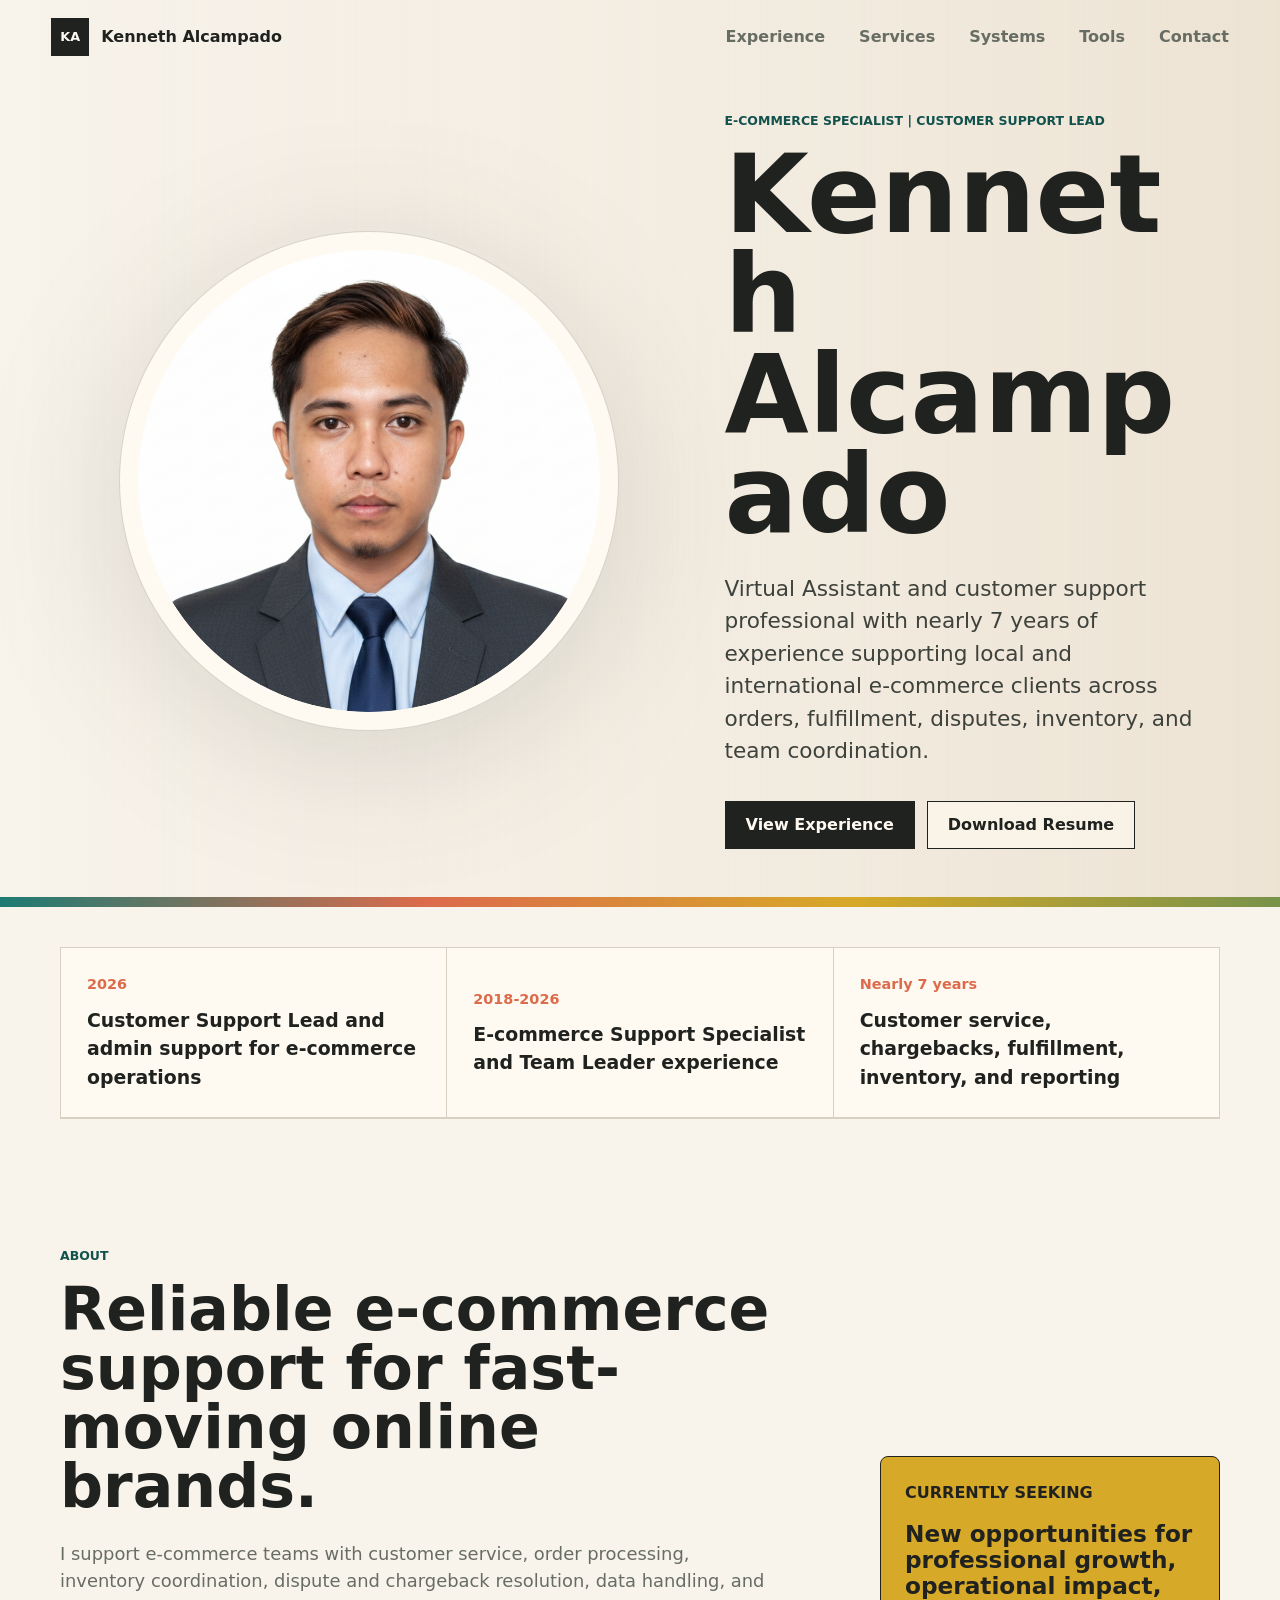
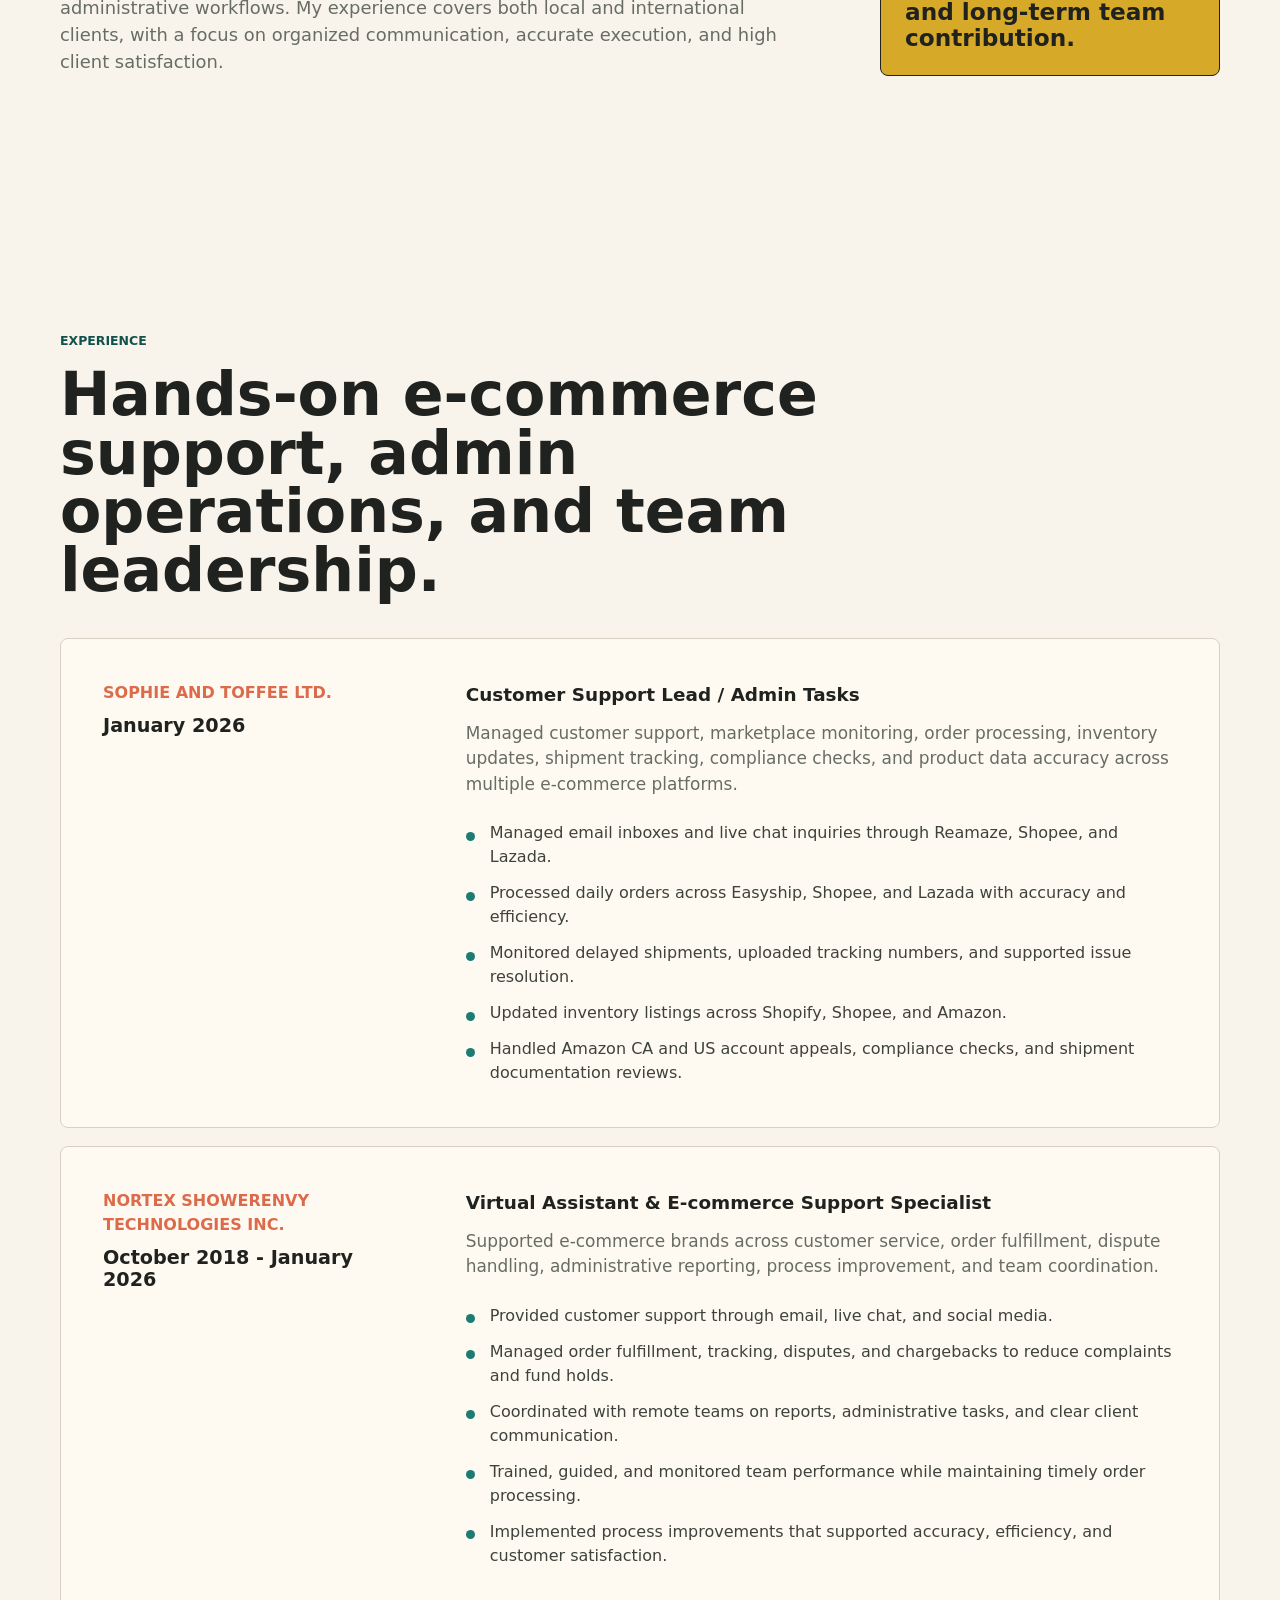
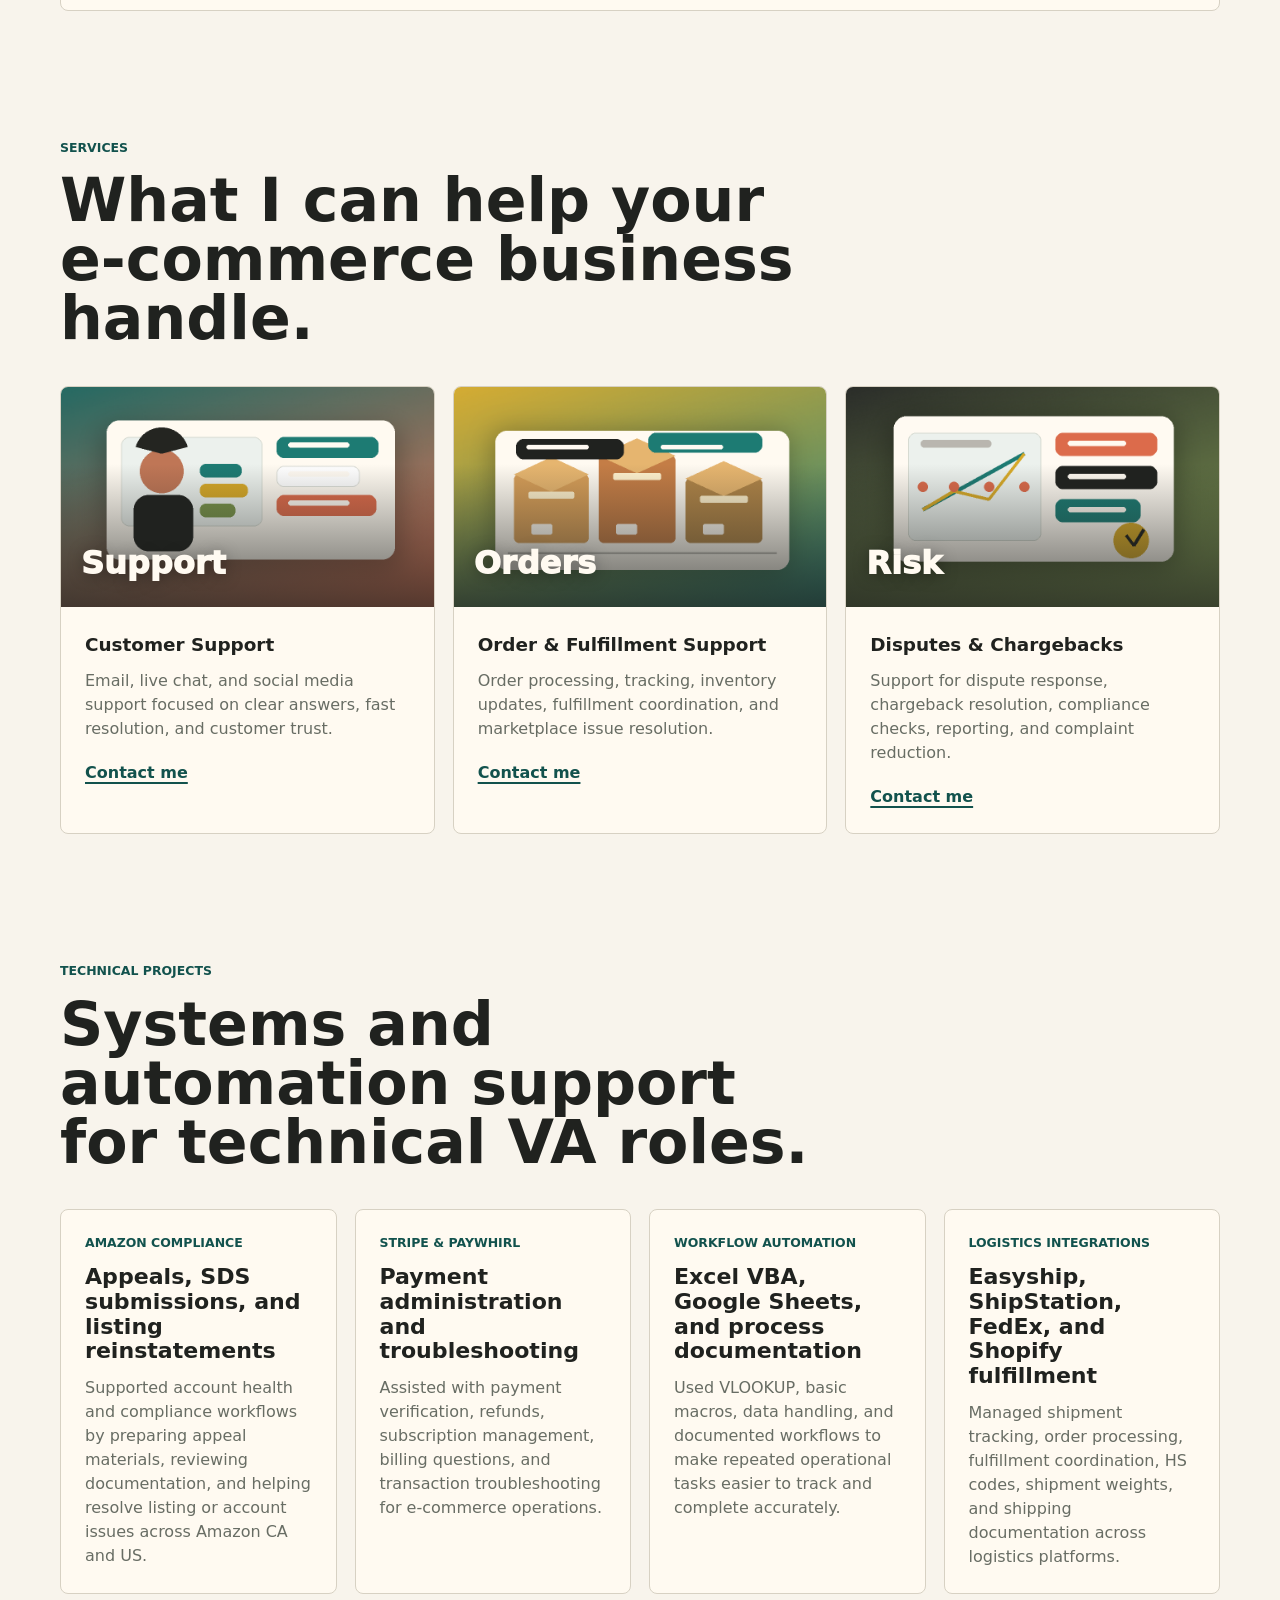
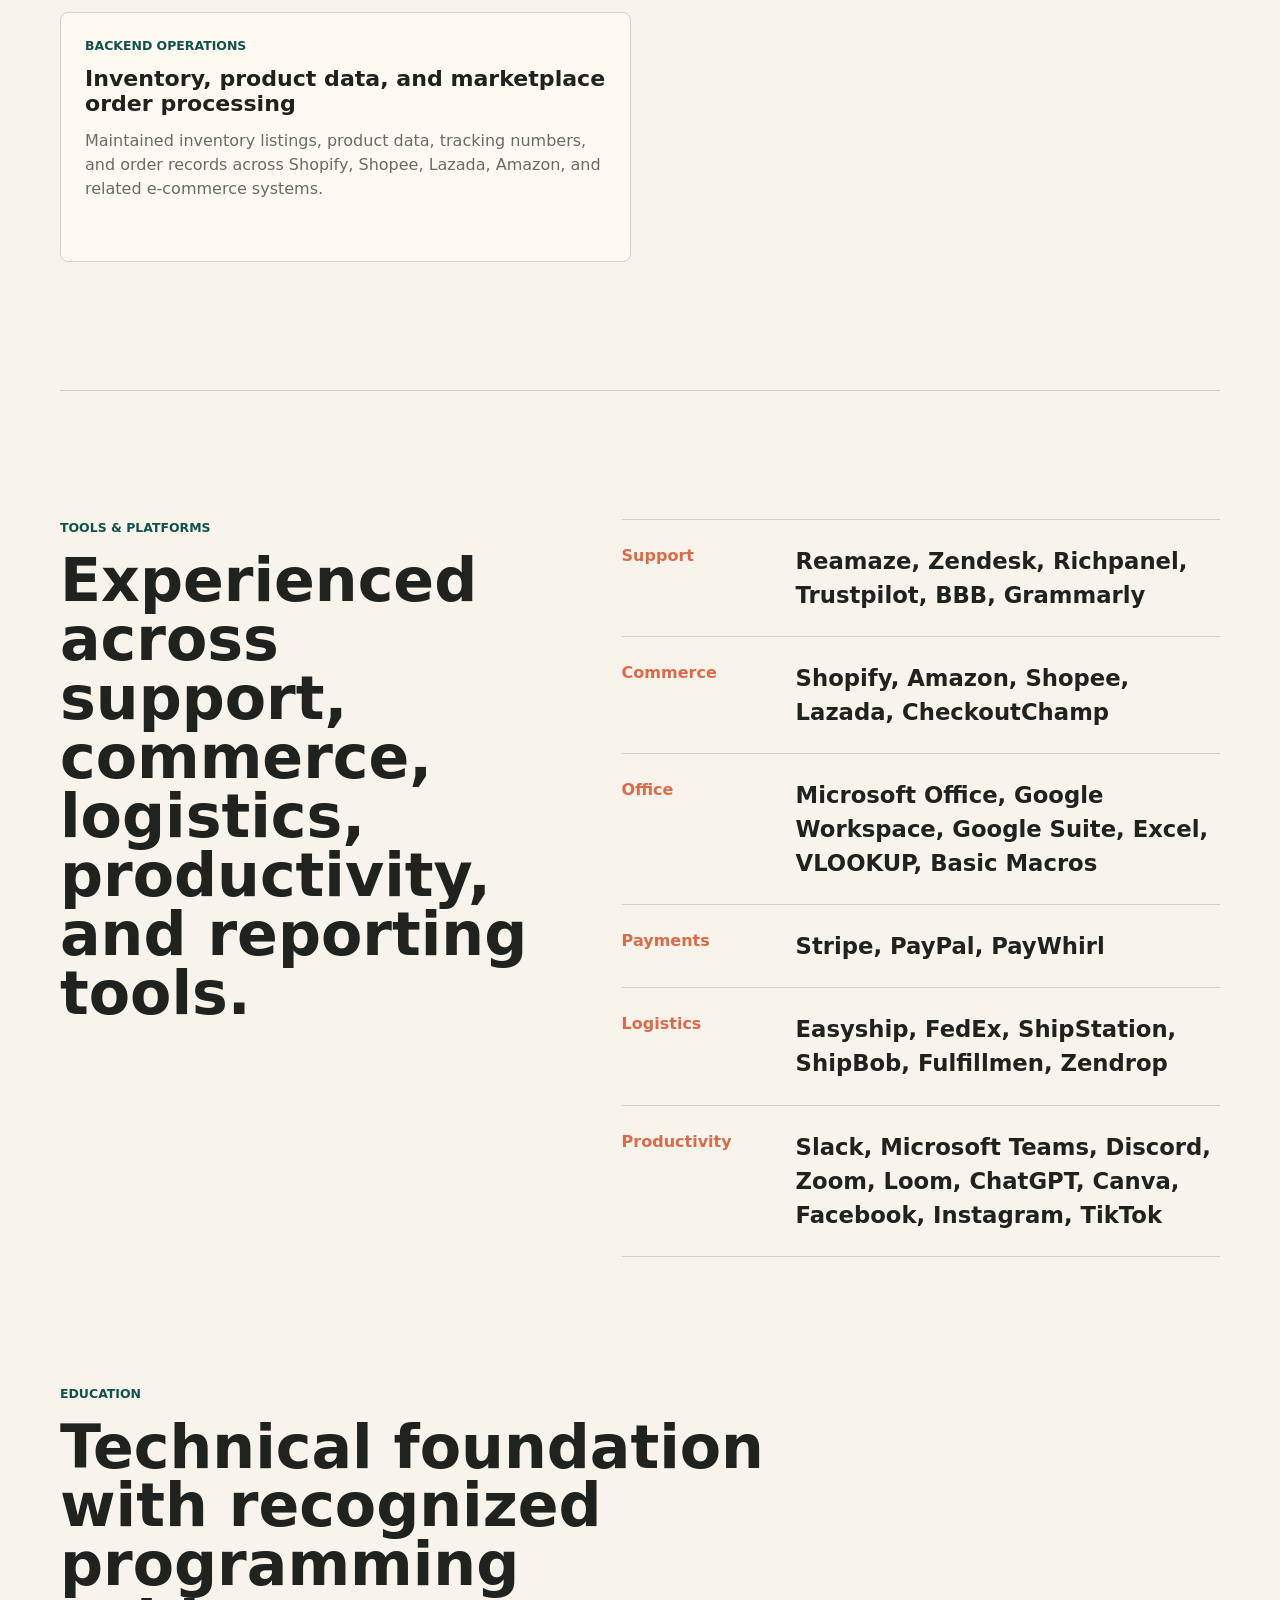
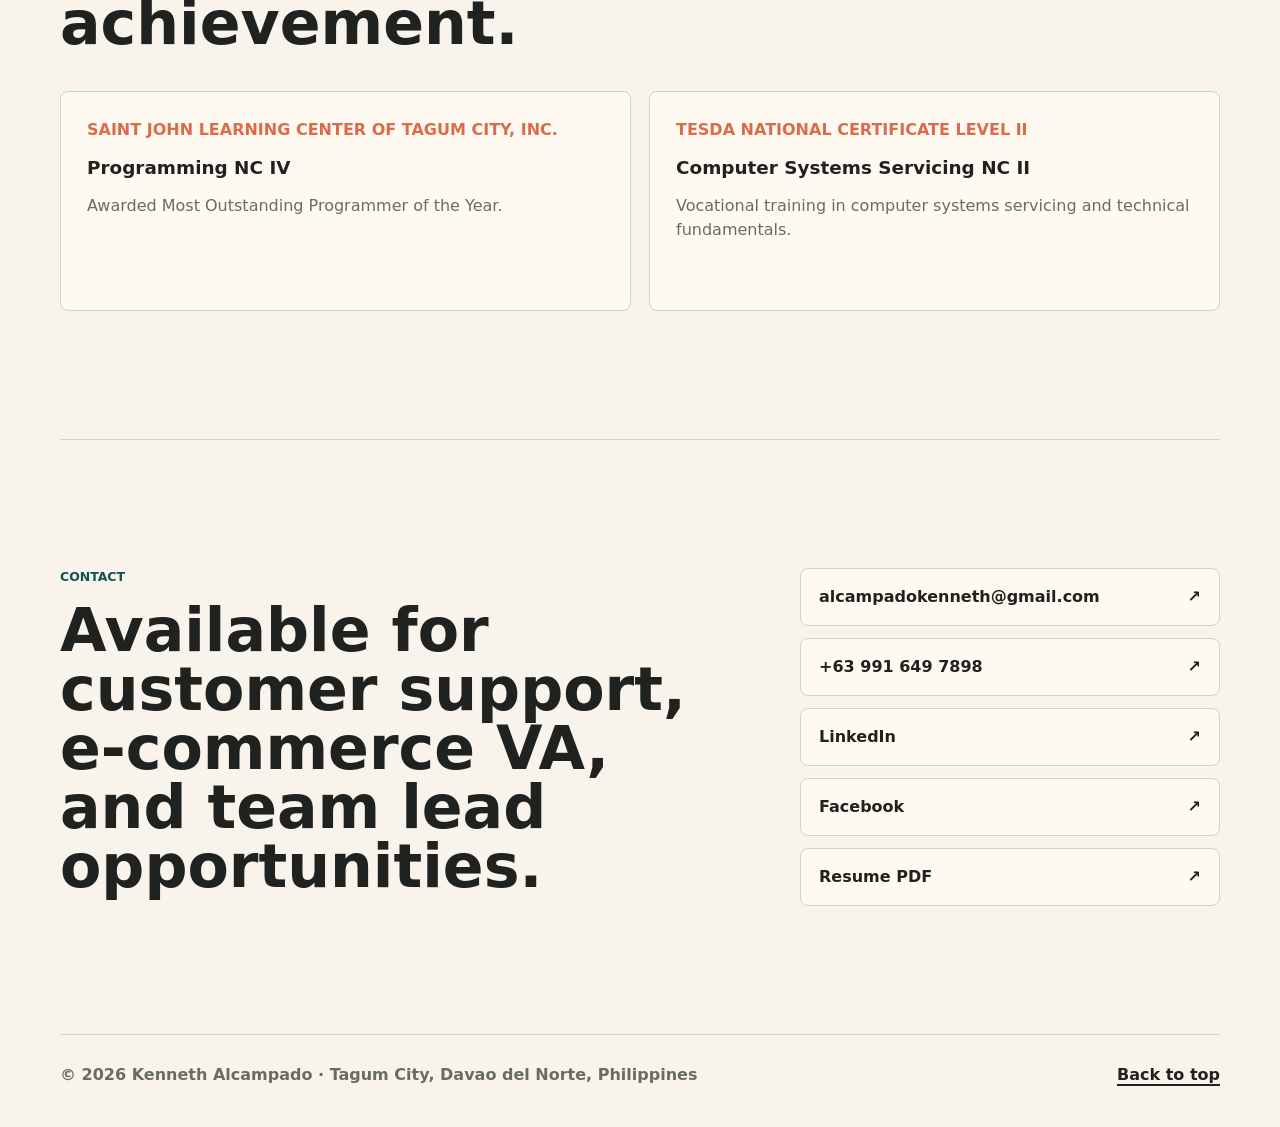
<file: index.html>
<!doctype html>
<html lang="en">
  <head>
    <meta charset="utf-8" />
    <meta name="viewport" content="width=device-width, initial-scale=1" />
    <title>Kenneth Alcampado | E-Commerce Specialist Portfolio</title>
    <meta
      name="description"
      content="Portfolio for Kenneth Alcampado, an E-Commerce Specialist, Customer Support Lead, and Virtual Assistant with nearly 7 years of support and operations experience."
    />
    <link rel="icon" href="assets/favicon.svg" type="image/svg+xml" />
    <link rel="stylesheet" href="styles.css" />
  </head>
  <body>
    <header class="site-header" data-header>
      <a class="brand" href="#home" aria-label="Kenneth Alcampado home">
        <span class="brand-mark">KA</span>
        <span>Kenneth Alcampado</span>
      </a>

      <button class="nav-toggle" type="button" aria-label="Open navigation" aria-expanded="false" data-nav-toggle>
        <span></span>
        <span></span>
      </button>

      <nav class="site-nav" data-nav>
        <a href="#experience">Experience</a>
        <a href="#services">Services</a>
        <a href="#systems">Systems</a>
        <a href="#tools">Tools</a>
        <a href="#contact">Contact</a>
      </nav>
    </header>

    <main>
      <section class="hero" id="home" aria-labelledby="hero-title">
        <div class="hero-media">
          <img src="assets/profile-photo.png" alt="Portrait of Kenneth Alcampado" />
        </div>
        <div class="hero-content">
          <p class="eyebrow">E-Commerce Specialist | Customer Support Lead</p>
          <h1 id="hero-title">Kenneth Alcampado</h1>
          <p class="hero-copy">
            Virtual Assistant and customer support professional with nearly 7 years of experience supporting local and
            international e-commerce clients across orders, fulfillment, disputes, inventory, and team coordination.
          </p>
          <div class="hero-actions" aria-label="Primary links">
            <a class="button primary" href="#experience">View Experience</a>
            <a class="button secondary" href="assets/kenneth-alcampado-resume.pdf" target="_blank" rel="noreferrer">
              Download Resume
            </a>
          </div>
        </div>
      </section>

      <section class="intro-band" aria-label="Career highlights">
        <div class="highlight">
          <strong>2026</strong>
          <span>Customer Support Lead and admin support for e-commerce operations</span>
        </div>
        <div class="highlight">
          <strong>2018-2026</strong>
          <span>E-commerce Support Specialist and Team Leader experience</span>
        </div>
        <div class="highlight">
          <strong>Nearly 7 years</strong>
          <span>Customer service, chargebacks, fulfillment, inventory, and reporting</span>
        </div>
      </section>

      <section class="about-section" id="about" aria-labelledby="about-title">
        <div class="about-copy">
          <p class="eyebrow">About</p>
          <h2 id="about-title">Reliable e-commerce support for fast-moving online brands.</h2>
          <p>
            I support e-commerce teams with customer service, order processing, inventory coordination, dispute and
            chargeback resolution, data handling, and administrative workflows. My experience covers both local and
            international clients, with a focus on organized communication, accurate execution, and high client
            satisfaction.
          </p>
        </div>
        <div class="about-note">
          <span>Currently seeking</span>
          <strong>New opportunities for professional growth, operational impact, and long-term team contribution.</strong>
        </div>
      </section>

      <section class="section" id="experience" aria-labelledby="experience-title">
        <div class="section-heading">
          <p class="eyebrow">Experience</p>
          <h2 id="experience-title">Hands-on e-commerce support, admin operations, and team leadership.</h2>
        </div>

        <article class="timeline-card">
          <div class="timeline-meta">
            <span>Sophie and Toffee Ltd.</span>
            <strong>January 2026</strong>
          </div>
          <div class="timeline-content">
            <h3>Customer Support Lead / Admin Tasks</h3>
            <p>
              Managed customer support, marketplace monitoring, order processing, inventory updates, shipment tracking,
              compliance checks, and product data accuracy across multiple e-commerce platforms.
            </p>
            <ul class="achievement-list">
              <li>Managed email inboxes and live chat inquiries through Reamaze, Shopee, and Lazada.</li>
              <li>Processed daily orders across Easyship, Shopee, and Lazada with accuracy and efficiency.</li>
              <li>Monitored delayed shipments, uploaded tracking numbers, and supported issue resolution.</li>
              <li>Updated inventory listings across Shopify, Shopee, and Amazon.</li>
              <li>Handled Amazon CA and US account appeals, compliance checks, and shipment documentation reviews.</li>
            </ul>
          </div>
        </article>

        <article class="timeline-card">
          <div class="timeline-meta">
            <span>Nortex Showerenvy Technologies Inc.</span>
            <strong>October 2018 - January 2026</strong>
          </div>
          <div class="timeline-content">
            <h3>Virtual Assistant & E-commerce Support Specialist</h3>
            <p>
              Supported e-commerce brands across customer service, order fulfillment, dispute handling, administrative
              reporting, process improvement, and team coordination.
            </p>
            <ul class="achievement-list">
              <li>Provided customer support through email, live chat, and social media.</li>
              <li>Managed order fulfillment, tracking, disputes, and chargebacks to reduce complaints and fund holds.</li>
              <li>Coordinated with remote teams on reports, administrative tasks, and clear client communication.</li>
              <li>Trained, guided, and monitored team performance while maintaining timely order processing.</li>
              <li>Implemented process improvements that supported accuracy, efficiency, and customer satisfaction.</li>
            </ul>
          </div>
        </article>
      </section>

      <section class="section compact-section" id="services" aria-labelledby="services-title">
        <div class="section-heading">
          <p class="eyebrow">Services</p>
          <h2 id="services-title">What I can help your e-commerce business handle.</h2>
        </div>

        <div class="project-grid">
          <article class="project-card">
            <div class="project-image">
              <img src="assets/service-support.png" alt="Customer support workspace with chat and support tools" />
              <span>Support</span>
            </div>
            <div class="project-body">
              <h3>Customer Support</h3>
              <p>Email, live chat, and social media support focused on clear answers, fast resolution, and customer trust.</p>
              <a href="#contact" aria-label="Contact Kenneth about customer support">Contact me</a>
            </div>
          </article>

          <article class="project-card">
            <div class="project-image">
              <img src="assets/service-orders.png" alt="E-commerce order fulfillment and package tracking scene" />
              <span>Orders</span>
            </div>
            <div class="project-body">
              <h3>Order & Fulfillment Support</h3>
              <p>Order processing, tracking, inventory updates, fulfillment coordination, and marketplace issue resolution.</p>
              <a href="#contact" aria-label="Contact Kenneth about order support">Contact me</a>
            </div>
          </article>

          <article class="project-card">
            <div class="project-image">
              <img src="assets/service-risk.png" alt="Risk review dashboard for disputes and chargebacks" />
              <span>Risk</span>
            </div>
            <div class="project-body">
              <h3>Disputes & Chargebacks</h3>
              <p>Support for dispute response, chargeback resolution, compliance checks, reporting, and complaint reduction.</p>
              <a href="#contact" aria-label="Contact Kenneth about disputes and chargebacks">Contact me</a>
            </div>
          </article>
        </div>
      </section>

      <section class="section compact-section" id="systems" aria-labelledby="systems-title">
        <div class="section-heading">
          <p class="eyebrow">Technical projects</p>
          <h2 id="systems-title">Systems and automation support for technical VA roles.</h2>
        </div>

        <div class="systems-grid">
          <article class="system-card">
            <span>Amazon Compliance</span>
            <h3>Appeals, SDS submissions, and listing reinstatements</h3>
            <p>
              Supported account health and compliance workflows by preparing appeal materials, reviewing documentation,
              and helping resolve listing or account issues across Amazon CA and US.
            </p>
          </article>

          <article class="system-card">
            <span>Stripe & PayWhirl</span>
            <h3>Payment administration and troubleshooting</h3>
            <p>
              Assisted with payment verification, refunds, subscription management, billing questions, and transaction
              troubleshooting for e-commerce operations.
            </p>
          </article>

          <article class="system-card">
            <span>Workflow Automation</span>
            <h3>Excel VBA, Google Sheets, and process documentation</h3>
            <p>
              Used VLOOKUP, basic macros, data handling, and documented workflows to make repeated operational tasks
              easier to track and complete accurately.
            </p>
          </article>

          <article class="system-card">
            <span>Logistics Integrations</span>
            <h3>Easyship, ShipStation, FedEx, and Shopify fulfillment</h3>
            <p>
              Managed shipment tracking, order processing, fulfillment coordination, HS codes, shipment weights, and
              shipping documentation across logistics platforms.
            </p>
          </article>

          <article class="system-card wide">
            <span>Backend Operations</span>
            <h3>Inventory, product data, and marketplace order processing</h3>
            <p>
              Maintained inventory listings, product data, tracking numbers, and order records across Shopify, Shopee,
              Lazada, Amazon, and related e-commerce systems.
            </p>
          </article>
        </div>
      </section>

      <section class="split-section" id="tools" aria-labelledby="tools-title">
        <div>
          <p class="eyebrow">Tools & platforms</p>
          <h2 id="tools-title">Experienced across support, commerce, logistics, productivity, and reporting tools.</h2>
        </div>

        <div class="skills-list">
          <div class="skill-row">
            <span>Support</span>
            <strong>Reamaze, Zendesk, Richpanel, Trustpilot, BBB, Grammarly</strong>
          </div>
          <div class="skill-row">
            <span>Commerce</span>
            <strong>Shopify, Amazon, Shopee, Lazada, CheckoutChamp</strong>
          </div>
          <div class="skill-row">
            <span>Office</span>
            <strong>Microsoft Office, Google Workspace, Google Suite, Excel, VLOOKUP, Basic Macros</strong>
          </div>
          <div class="skill-row">
            <span>Payments</span>
            <strong>Stripe, PayPal, PayWhirl</strong>
          </div>
          <div class="skill-row">
            <span>Logistics</span>
            <strong>Easyship, FedEx, ShipStation, ShipBob, Fulfillmen, Zendrop</strong>
          </div>
          <div class="skill-row">
            <span>Productivity</span>
            <strong>Slack, Microsoft Teams, Discord, Zoom, Loom, ChatGPT, Canva, Facebook, Instagram, TikTok</strong>
          </div>
        </div>
      </section>

      <section class="section compact-section" aria-labelledby="education-title">
        <div class="section-heading">
          <p class="eyebrow">Education</p>
          <h2 id="education-title">Technical foundation with recognized programming achievement.</h2>
        </div>

        <div class="credential-grid">
          <article class="credential-card">
            <span>Saint John Learning Center of Tagum City, Inc.</span>
            <h3>Programming NC IV</h3>
            <p>Awarded Most Outstanding Programmer of the Year.</p>
          </article>
          <article class="credential-card">
            <span>TESDA National Certificate Level II</span>
            <h3>Computer Systems Servicing NC II</h3>
            <p>Vocational training in computer systems servicing and technical fundamentals.</p>
          </article>
        </div>
      </section>

      <section class="contact-section" id="contact" aria-labelledby="contact-title">
        <div>
          <p class="eyebrow">Contact</p>
          <h2 id="contact-title">Available for customer support, e-commerce VA, and team lead opportunities.</h2>
        </div>
        <div class="contact-links">
          <a href="mailto:alcampadokenneth@gmail.com">alcampadokenneth@gmail.com</a>
          <a href="tel:+639916497898">+63 991 649 7898</a>
          <a href="https://www.linkedin.com/" target="_blank" rel="noreferrer">LinkedIn</a>
          <a href="https://www.facebook.com/tsin.uchiha" target="_blank" rel="noreferrer">Facebook</a>
          <a href="assets/kenneth-alcampado-resume.pdf" target="_blank" rel="noreferrer">Resume PDF</a>
        </div>
      </section>
    </main>

    <footer class="site-footer">
      <span>© <span data-year></span> Kenneth Alcampado · Tagum City, Davao del Norte, Philippines</span>
      <a href="#home">Back to top</a>
    </footer>

    <script src="script.js"></script>
  </body>
</html>
</file>
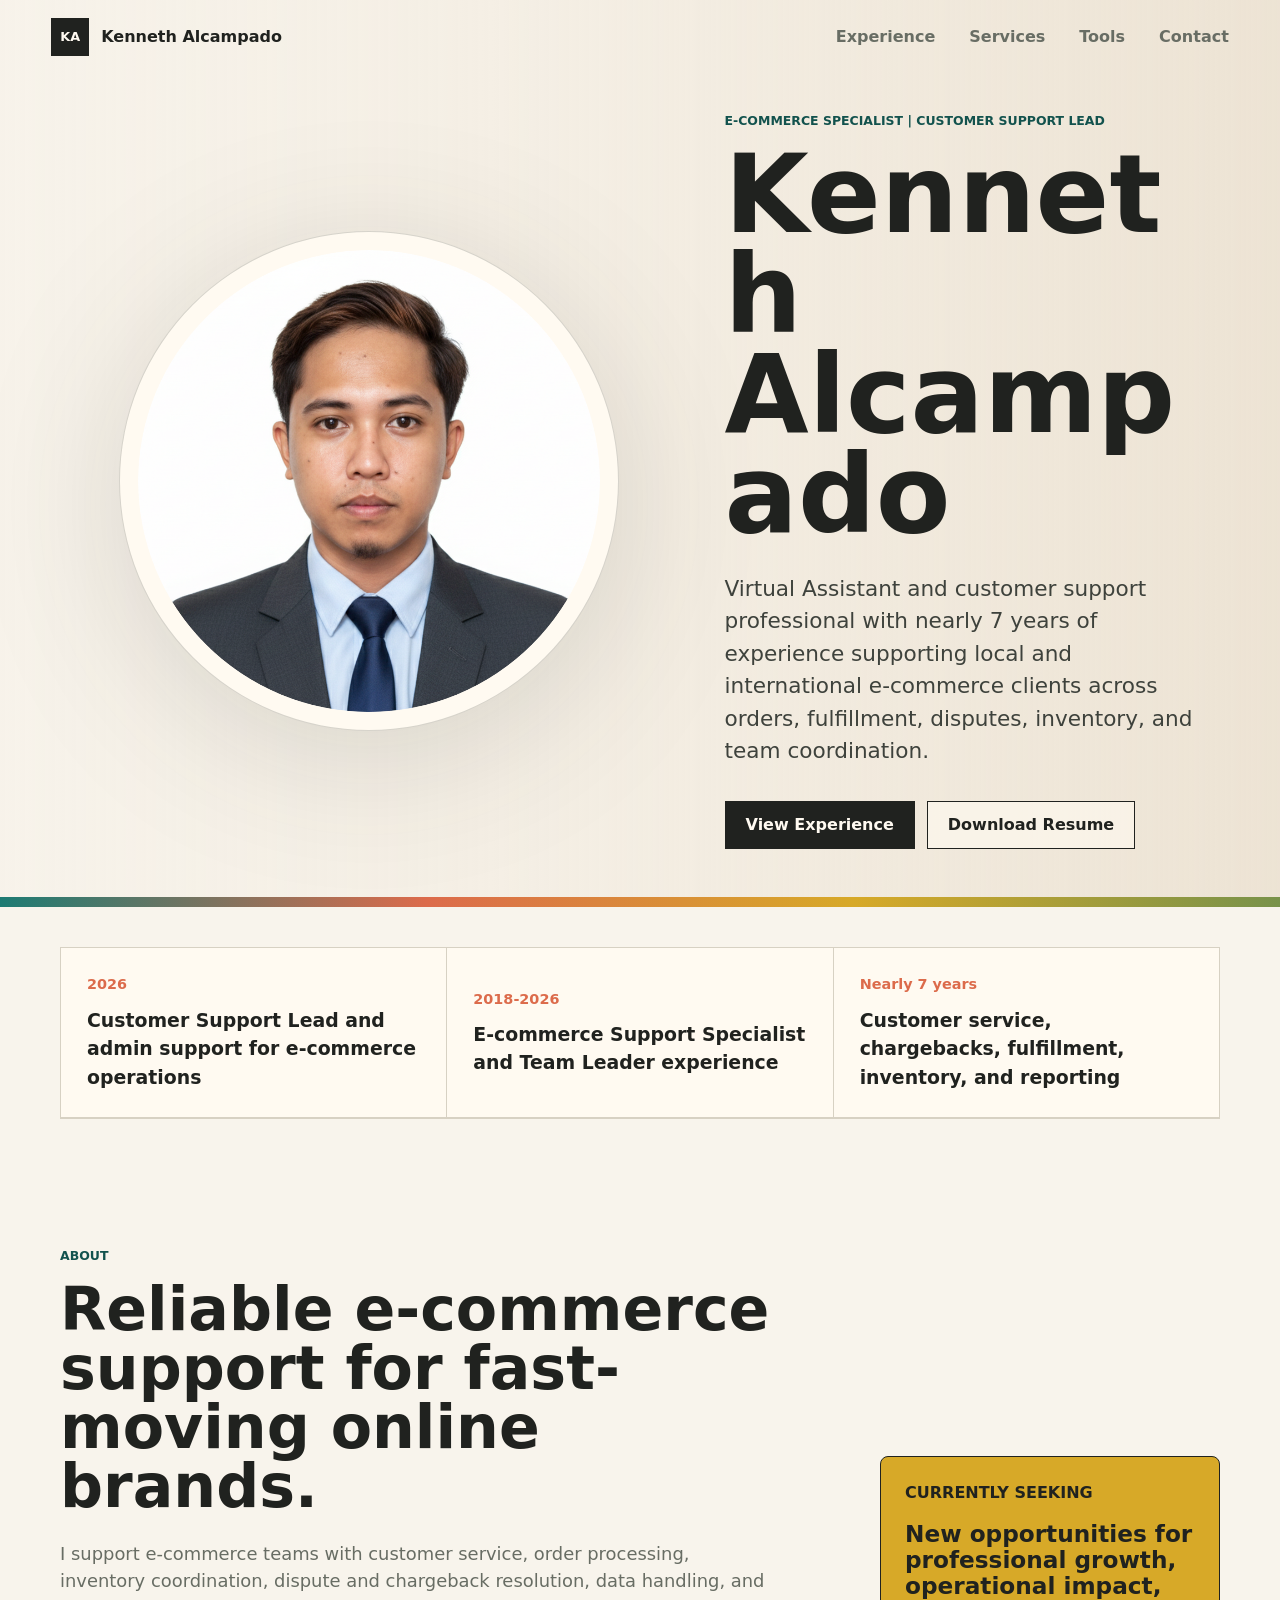
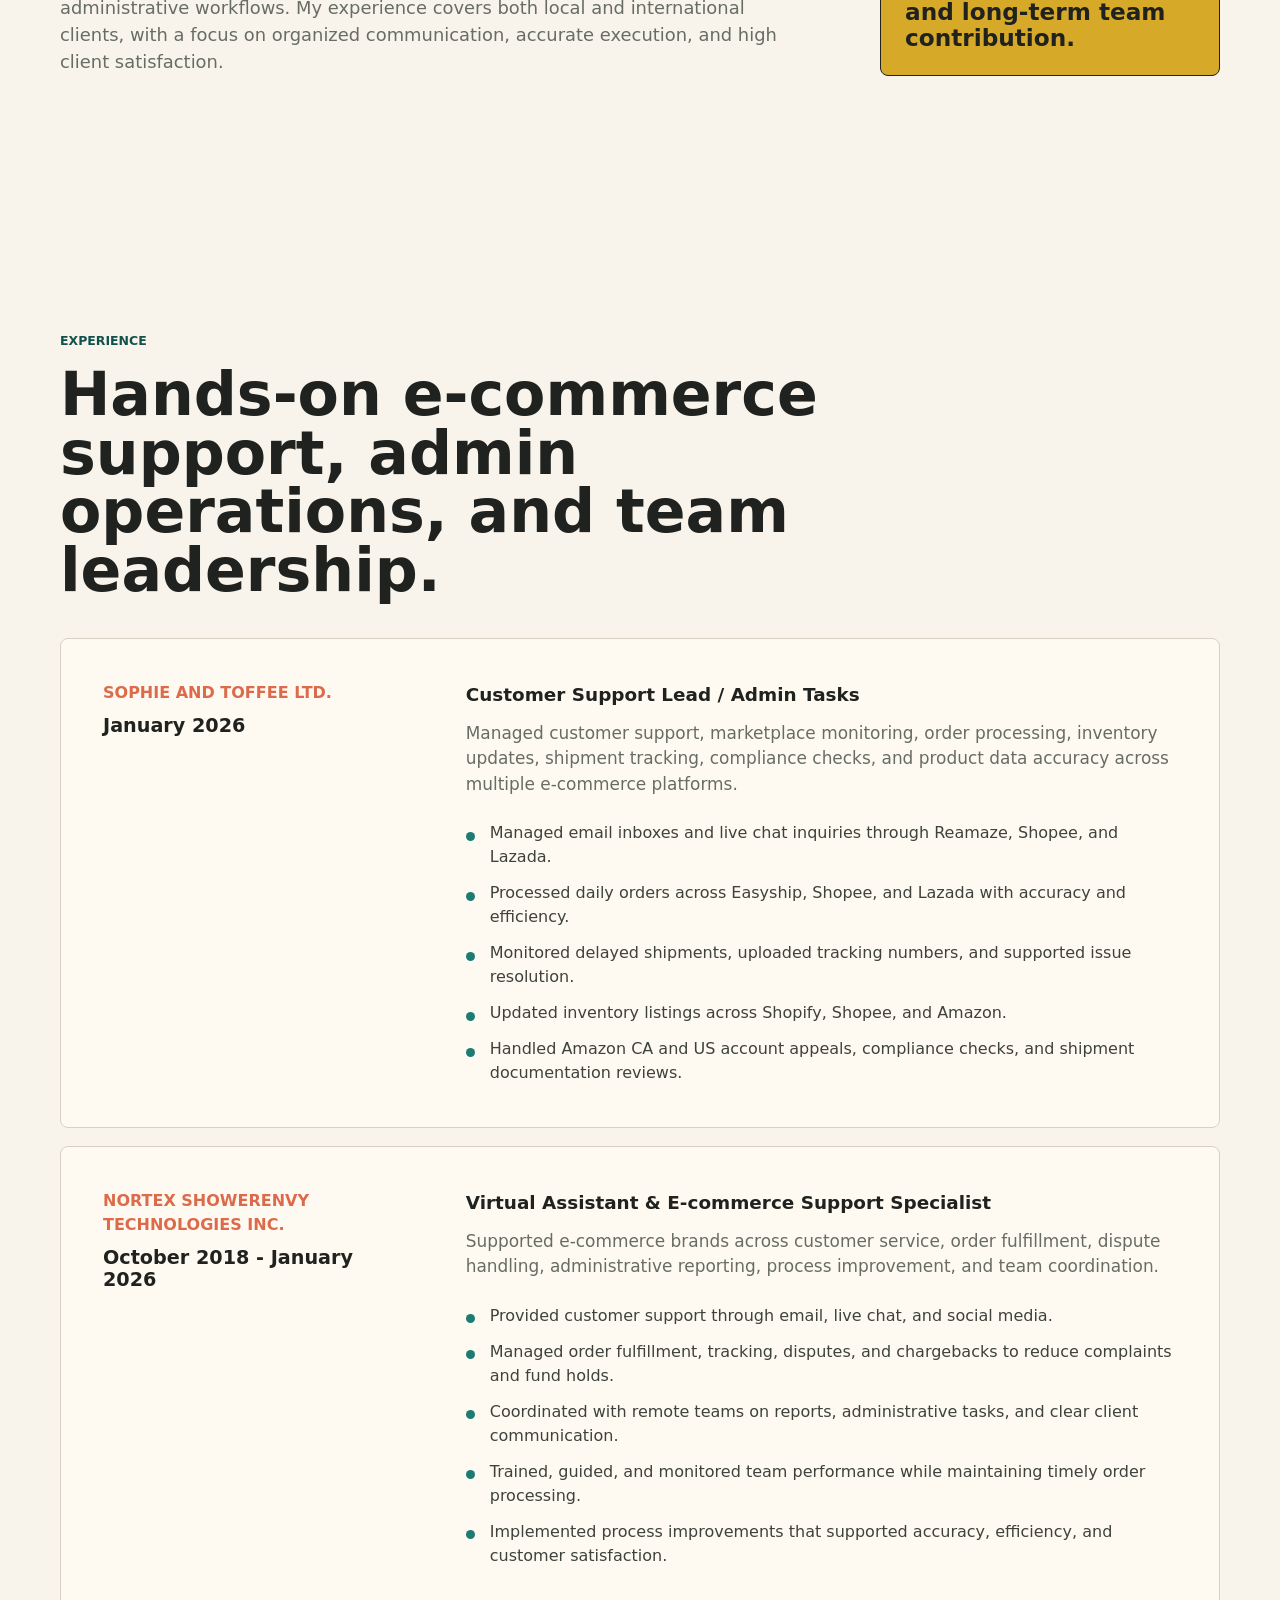
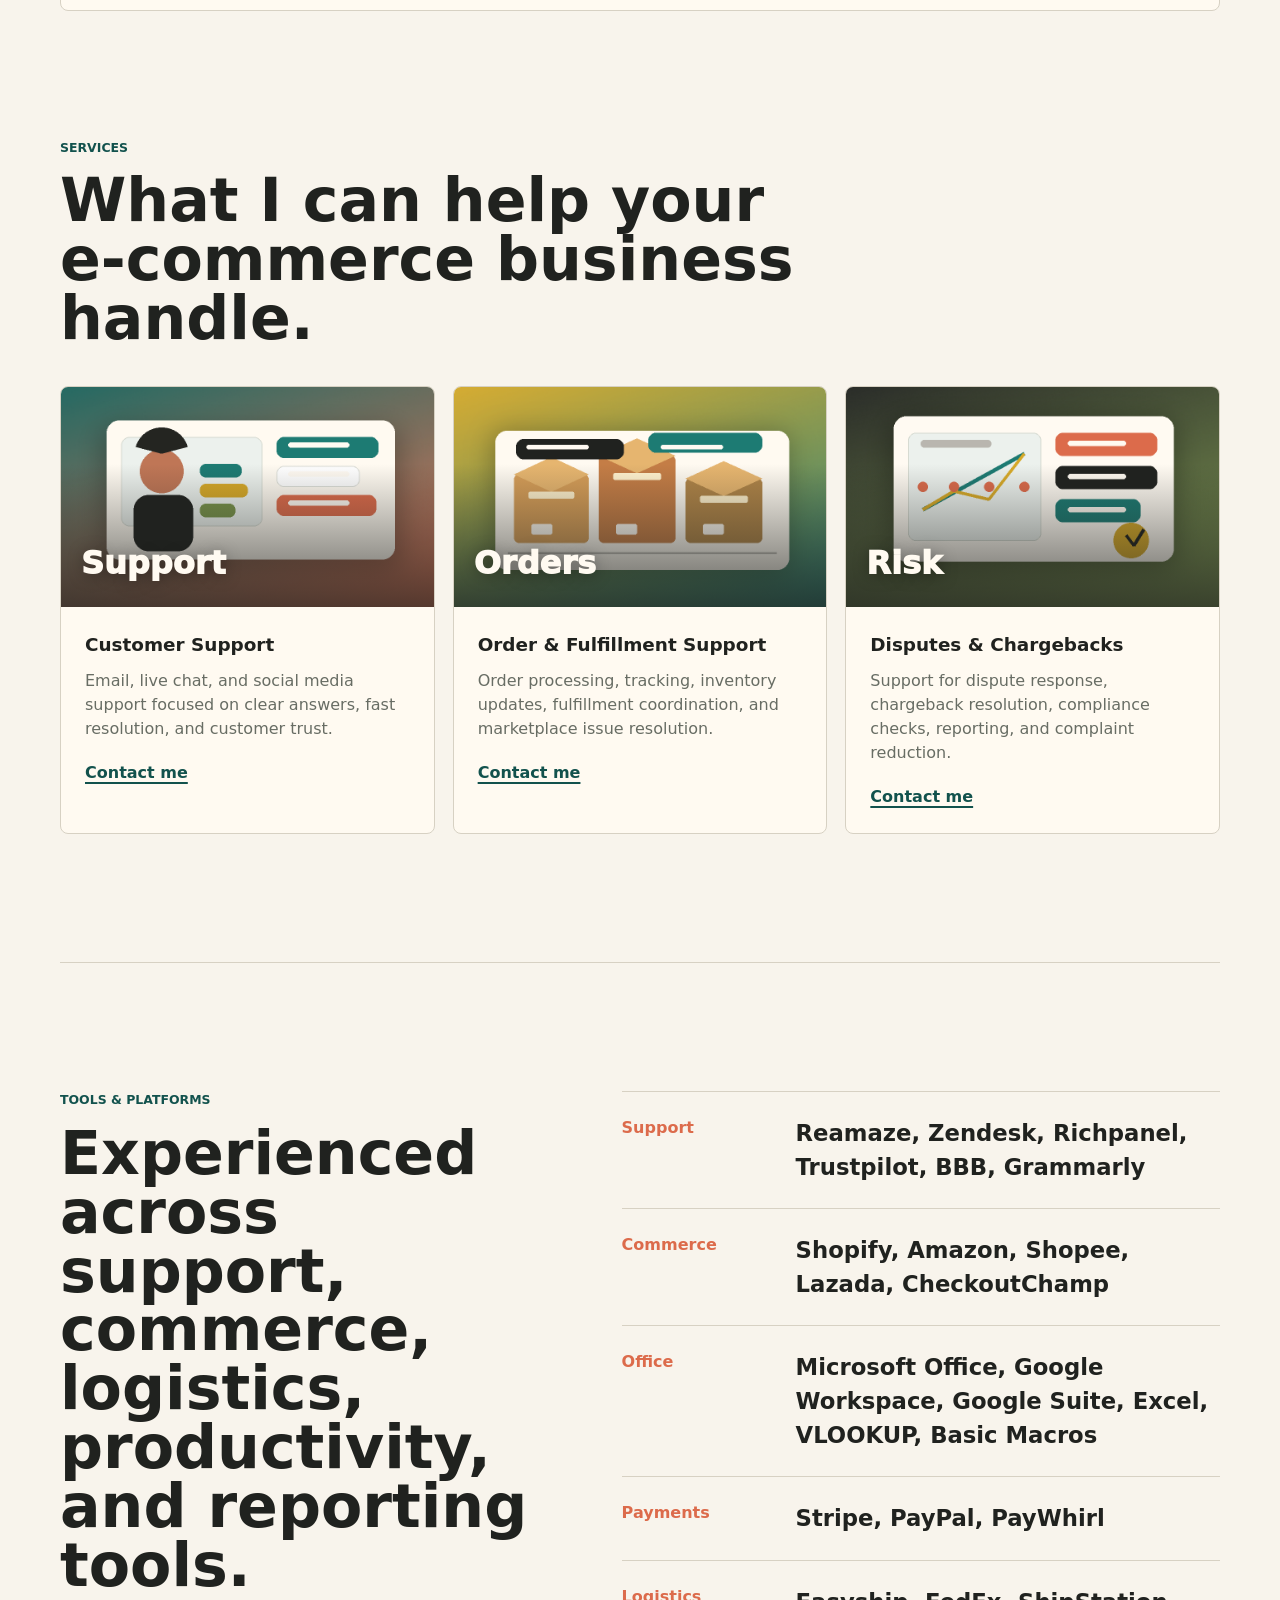
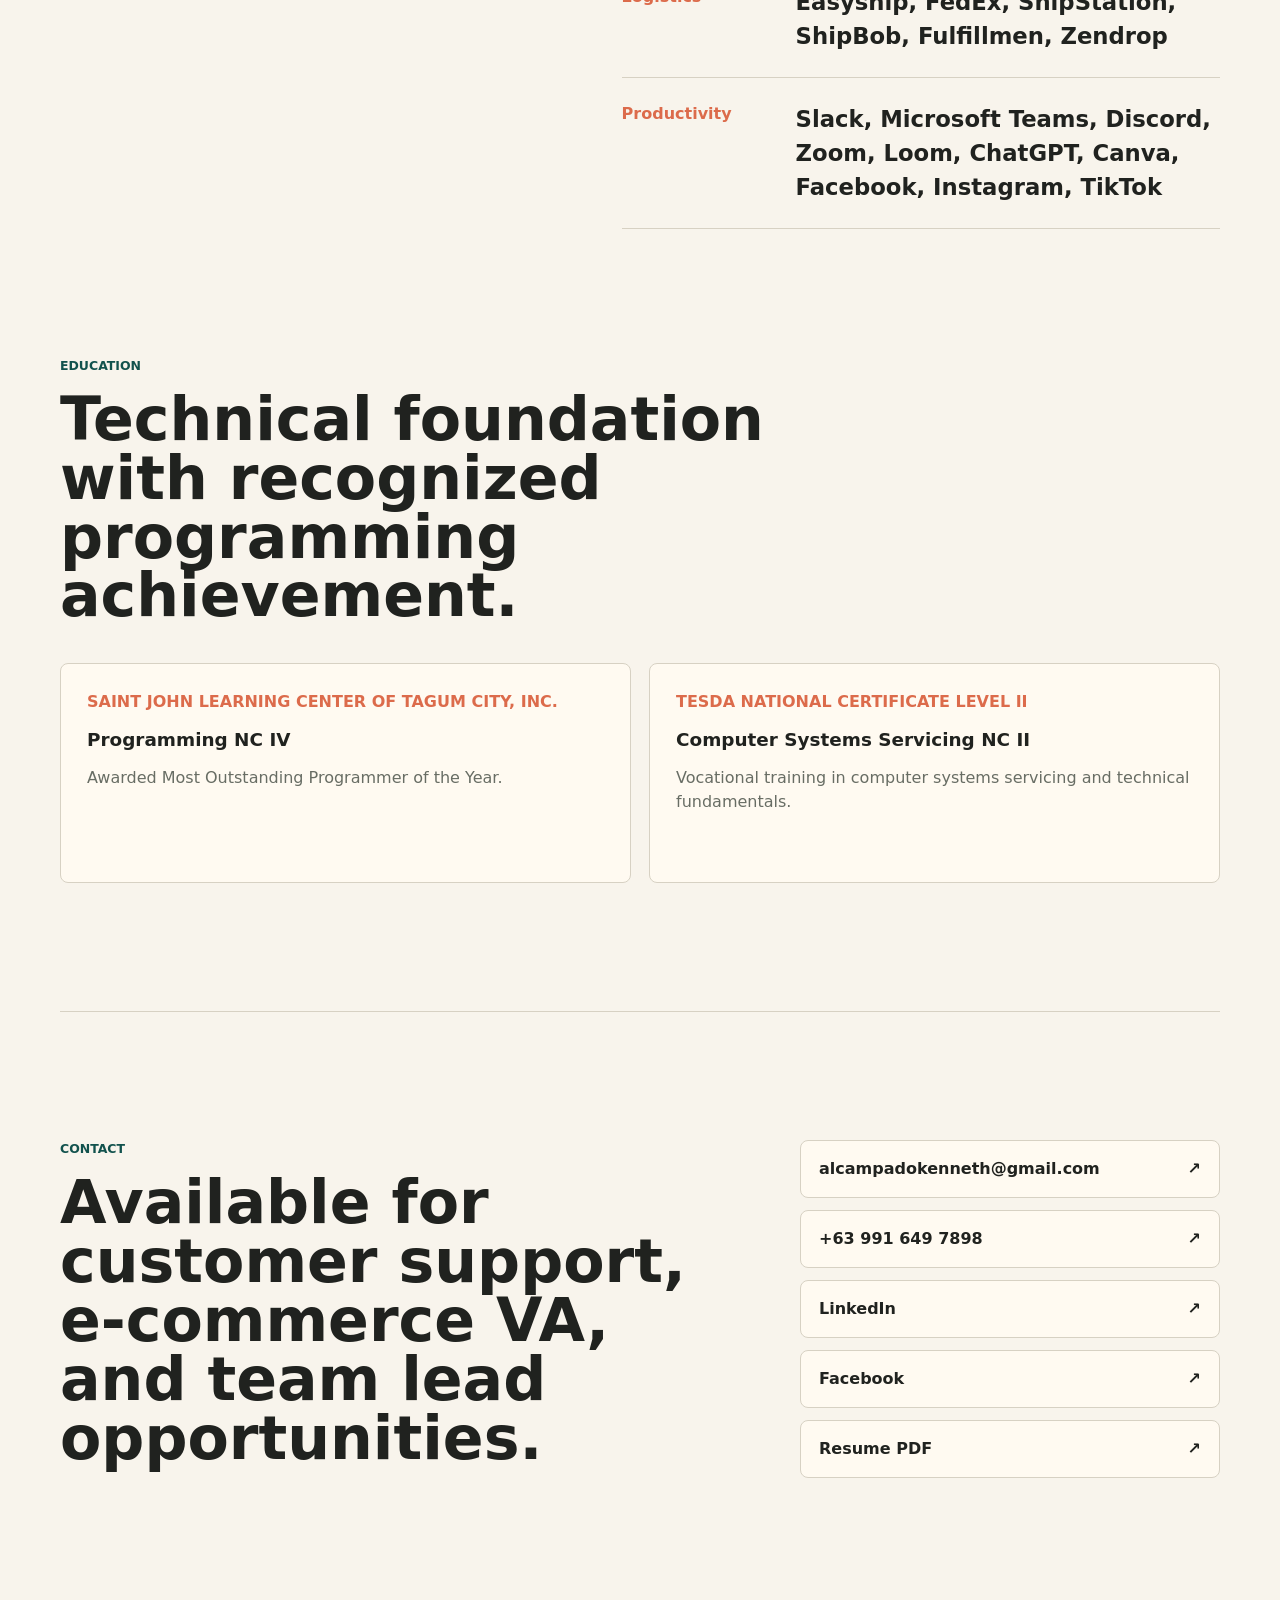
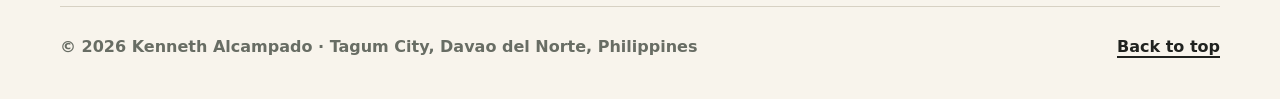
<file: kenneth-website/index.html>
<!doctype html>
<html lang="en">
  <head>
    <meta charset="utf-8" />
    <meta name="viewport" content="width=device-width, initial-scale=1" />
    <title>Kenneth Alcampado | E-Commerce Specialist Portfolio</title>
    <meta
      name="description"
      content="Portfolio for Kenneth Alcampado, an E-Commerce Specialist, Customer Support Lead, and Virtual Assistant with nearly 7 years of support and operations experience."
    />
    <link rel="icon" href="assets/favicon.svg" type="image/svg+xml" />
    <link rel="stylesheet" href="styles.css" />
  </head>
  <body>
    <header class="site-header" data-header>
      <a class="brand" href="#home" aria-label="Kenneth Alcampado home">
        <span class="brand-mark">KA</span>
        <span>Kenneth Alcampado</span>
      </a>

      <button class="nav-toggle" type="button" aria-label="Open navigation" aria-expanded="false" data-nav-toggle>
        <span></span>
        <span></span>
      </button>

      <nav class="site-nav" data-nav>
        <a href="#experience">Experience</a>
        <a href="#services">Services</a>
        <a href="#tools">Tools</a>
        <a href="#contact">Contact</a>
      </nav>
    </header>

    <main>
      <section class="hero" id="home" aria-labelledby="hero-title">
        <div class="hero-media">
          <img src="assets/profile-photo.png" alt="Portrait of Kenneth Alcampado" />
        </div>
        <div class="hero-content">
          <p class="eyebrow">E-Commerce Specialist | Customer Support Lead</p>
          <h1 id="hero-title">Kenneth Alcampado</h1>
          <p class="hero-copy">
            Virtual Assistant and customer support professional with nearly 7 years of experience supporting local and
            international e-commerce clients across orders, fulfillment, disputes, inventory, and team coordination.
          </p>
          <div class="hero-actions" aria-label="Primary links">
            <a class="button primary" href="#experience">View Experience</a>
            <a class="button secondary" href="assets/kenneth-alcampado-resume.pdf" target="_blank" rel="noreferrer">
              Download Resume
            </a>
          </div>
        </div>
      </section>

      <section class="intro-band" aria-label="Career highlights">
        <div class="highlight">
          <strong>2026</strong>
          <span>Customer Support Lead and admin support for e-commerce operations</span>
        </div>
        <div class="highlight">
          <strong>2018-2026</strong>
          <span>E-commerce Support Specialist and Team Leader experience</span>
        </div>
        <div class="highlight">
          <strong>Nearly 7 years</strong>
          <span>Customer service, chargebacks, fulfillment, inventory, and reporting</span>
        </div>
      </section>

      <section class="about-section" id="about" aria-labelledby="about-title">
        <div class="about-copy">
          <p class="eyebrow">About</p>
          <h2 id="about-title">Reliable e-commerce support for fast-moving online brands.</h2>
          <p>
            I support e-commerce teams with customer service, order processing, inventory coordination, dispute and
            chargeback resolution, data handling, and administrative workflows. My experience covers both local and
            international clients, with a focus on organized communication, accurate execution, and high client
            satisfaction.
          </p>
        </div>
        <div class="about-note">
          <span>Currently seeking</span>
          <strong>New opportunities for professional growth, operational impact, and long-term team contribution.</strong>
        </div>
      </section>

      <section class="section" id="experience" aria-labelledby="experience-title">
        <div class="section-heading">
          <p class="eyebrow">Experience</p>
          <h2 id="experience-title">Hands-on e-commerce support, admin operations, and team leadership.</h2>
        </div>

        <article class="timeline-card">
          <div class="timeline-meta">
            <span>Sophie and Toffee Ltd.</span>
            <strong>January 2026</strong>
          </div>
          <div class="timeline-content">
            <h3>Customer Support Lead / Admin Tasks</h3>
            <p>
              Managed customer support, marketplace monitoring, order processing, inventory updates, shipment tracking,
              compliance checks, and product data accuracy across multiple e-commerce platforms.
            </p>
            <ul class="achievement-list">
              <li>Managed email inboxes and live chat inquiries through Reamaze, Shopee, and Lazada.</li>
              <li>Processed daily orders across Easyship, Shopee, and Lazada with accuracy and efficiency.</li>
              <li>Monitored delayed shipments, uploaded tracking numbers, and supported issue resolution.</li>
              <li>Updated inventory listings across Shopify, Shopee, and Amazon.</li>
              <li>Handled Amazon CA and US account appeals, compliance checks, and shipment documentation reviews.</li>
            </ul>
          </div>
        </article>

        <article class="timeline-card">
          <div class="timeline-meta">
            <span>Nortex Showerenvy Technologies Inc.</span>
            <strong>October 2018 - January 2026</strong>
          </div>
          <div class="timeline-content">
            <h3>Virtual Assistant & E-commerce Support Specialist</h3>
            <p>
              Supported e-commerce brands across customer service, order fulfillment, dispute handling, administrative
              reporting, process improvement, and team coordination.
            </p>
            <ul class="achievement-list">
              <li>Provided customer support through email, live chat, and social media.</li>
              <li>Managed order fulfillment, tracking, disputes, and chargebacks to reduce complaints and fund holds.</li>
              <li>Coordinated with remote teams on reports, administrative tasks, and clear client communication.</li>
              <li>Trained, guided, and monitored team performance while maintaining timely order processing.</li>
              <li>Implemented process improvements that supported accuracy, efficiency, and customer satisfaction.</li>
            </ul>
          </div>
        </article>
      </section>

      <section class="section compact-section" id="services" aria-labelledby="services-title">
        <div class="section-heading">
          <p class="eyebrow">Services</p>
          <h2 id="services-title">What I can help your e-commerce business handle.</h2>
        </div>

        <div class="project-grid">
          <article class="project-card">
            <div class="project-image">
              <img src="assets/service-support.png" alt="Customer support workspace with chat and support tools" />
              <span>Support</span>
            </div>
            <div class="project-body">
              <h3>Customer Support</h3>
              <p>Email, live chat, and social media support focused on clear answers, fast resolution, and customer trust.</p>
              <a href="#contact" aria-label="Contact Kenneth about customer support">Contact me</a>
            </div>
          </article>

          <article class="project-card">
            <div class="project-image">
              <img src="assets/service-orders.png" alt="E-commerce order fulfillment and package tracking scene" />
              <span>Orders</span>
            </div>
            <div class="project-body">
              <h3>Order & Fulfillment Support</h3>
              <p>Order processing, tracking, inventory updates, fulfillment coordination, and marketplace issue resolution.</p>
              <a href="#contact" aria-label="Contact Kenneth about order support">Contact me</a>
            </div>
          </article>

          <article class="project-card">
            <div class="project-image">
              <img src="assets/service-risk.png" alt="Risk review dashboard for disputes and chargebacks" />
              <span>Risk</span>
            </div>
            <div class="project-body">
              <h3>Disputes & Chargebacks</h3>
              <p>Support for dispute response, chargeback resolution, compliance checks, reporting, and complaint reduction.</p>
              <a href="#contact" aria-label="Contact Kenneth about disputes and chargebacks">Contact me</a>
            </div>
          </article>
        </div>
      </section>

      <section class="split-section" id="tools" aria-labelledby="tools-title">
        <div>
          <p class="eyebrow">Tools & platforms</p>
          <h2 id="tools-title">Experienced across support, commerce, logistics, productivity, and reporting tools.</h2>
        </div>

        <div class="skills-list">
          <div class="skill-row">
            <span>Support</span>
            <strong>Reamaze, Zendesk, Richpanel, Trustpilot, BBB, Grammarly</strong>
          </div>
          <div class="skill-row">
            <span>Commerce</span>
            <strong>Shopify, Amazon, Shopee, Lazada, CheckoutChamp</strong>
          </div>
          <div class="skill-row">
            <span>Office</span>
            <strong>Microsoft Office, Google Workspace, Google Suite, Excel, VLOOKUP, Basic Macros</strong>
          </div>
          <div class="skill-row">
            <span>Payments</span>
            <strong>Stripe, PayPal, PayWhirl</strong>
          </div>
          <div class="skill-row">
            <span>Logistics</span>
            <strong>Easyship, FedEx, ShipStation, ShipBob, Fulfillmen, Zendrop</strong>
          </div>
          <div class="skill-row">
            <span>Productivity</span>
            <strong>Slack, Microsoft Teams, Discord, Zoom, Loom, ChatGPT, Canva, Facebook, Instagram, TikTok</strong>
          </div>
        </div>
      </section>

      <section class="section compact-section" aria-labelledby="education-title">
        <div class="section-heading">
          <p class="eyebrow">Education</p>
          <h2 id="education-title">Technical foundation with recognized programming achievement.</h2>
        </div>

        <div class="credential-grid">
          <article class="credential-card">
            <span>Saint John Learning Center of Tagum City, Inc.</span>
            <h3>Programming NC IV</h3>
            <p>Awarded Most Outstanding Programmer of the Year.</p>
          </article>
          <article class="credential-card">
            <span>TESDA National Certificate Level II</span>
            <h3>Computer Systems Servicing NC II</h3>
            <p>Vocational training in computer systems servicing and technical fundamentals.</p>
          </article>
        </div>
      </section>

      <section class="contact-section" id="contact" aria-labelledby="contact-title">
        <div>
          <p class="eyebrow">Contact</p>
          <h2 id="contact-title">Available for customer support, e-commerce VA, and team lead opportunities.</h2>
        </div>
        <div class="contact-links">
          <a href="mailto:alcampadokenneth@gmail.com">alcampadokenneth@gmail.com</a>
          <a href="tel:+639916497898">+63 991 649 7898</a>
          <a href="https://www.linkedin.com/" target="_blank" rel="noreferrer">LinkedIn</a>
          <a href="https://www.facebook.com/tsin.uchiha" target="_blank" rel="noreferrer">Facebook</a>
          <a href="assets/kenneth-alcampado-resume.pdf" target="_blank" rel="noreferrer">Resume PDF</a>
        </div>
      </section>
    </main>

    <footer class="site-footer">
      <span>© <span data-year></span> Kenneth Alcampado · Tagum City, Davao del Norte, Philippines</span>
      <a href="#home">Back to top</a>
    </footer>

    <script src="script.js"></script>
  </body>
</html>
</file>
<file: styles.css>
:root {
  --paper: #f8f4ec;
  --paper-strong: #fffaf1;
  --ink: #20221f;
  --muted: #686d64;
  --line: #d7d1c3;
  --teal: #1d7b73;
  --teal-dark: #12524d;
  --coral: #dc6b4b;
  --gold: #d7a928;
  --leaf: #78924a;
  --shadow: 0 24px 70px rgba(32, 34, 31, 0.14);
  --max: 1160px;
}

* {
  box-sizing: border-box;
}

html {
  scroll-behavior: smooth;
}

body {
  margin: 0;
  background: var(--paper);
  color: var(--ink);
  font-family:
    Inter, ui-sans-serif, system-ui, -apple-system, BlinkMacSystemFont, "Segoe UI", sans-serif;
  line-height: 1.5;
}

img {
  display: block;
  max-width: 100%;
}

a {
  color: inherit;
}

.site-header {
  position: fixed;
  top: 0;
  left: 0;
  z-index: 20;
  display: flex;
  width: 100%;
  align-items: center;
  justify-content: space-between;
  padding: 18px clamp(20px, 4vw, 52px);
  transition:
    background 180ms ease,
    box-shadow 180ms ease,
    padding 180ms ease;
}

.site-header.is-scrolled {
  background: rgba(248, 244, 236, 0.92);
  box-shadow: 0 1px 0 var(--line);
  backdrop-filter: blur(14px);
  padding-block: 12px;
}

.brand {
  display: inline-flex;
  align-items: center;
  gap: 12px;
  font-weight: 800;
  text-decoration: none;
}

.brand-mark {
  display: grid;
  width: 38px;
  height: 38px;
  place-items: center;
  border: 1px solid var(--ink);
  background: var(--ink);
  color: var(--paper-strong);
  font-size: 0.8rem;
}

.site-nav {
  display: flex;
  align-items: center;
  gap: clamp(18px, 3vw, 34px);
  color: var(--muted);
  font-weight: 700;
}

.site-nav a {
  text-decoration: none;
}

.site-nav a:hover,
.site-nav a:focus-visible {
  color: var(--teal-dark);
}

.nav-toggle {
  display: none;
}

.hero {
  position: relative;
  display: grid;
  min-height: 92vh;
  grid-template-columns: minmax(0, 1fr) minmax(320px, 0.82fr);
  align-items: center;
  gap: clamp(28px, 5vw, 72px);
  overflow: hidden;
  padding: 112px clamp(20px, 6vw, 88px) 58px;
  background:
    linear-gradient(90deg, rgba(248, 244, 236, 0.94) 0%, rgba(248, 244, 236, 0.7) 48%, rgba(248, 244, 236, 0.2) 100%),
    #eadfce;
}

.hero::after {
  position: absolute;
  right: 0;
  bottom: 0;
  left: 0;
  height: 10px;
  background: linear-gradient(90deg, var(--teal), var(--coral), var(--gold), var(--leaf));
  content: "";
}

.hero-content {
  position: relative;
  z-index: 2;
  max-width: 710px;
}

.eyebrow {
  margin: 0 0 14px;
  color: var(--teal-dark);
  font-size: 0.78rem;
  font-weight: 900;
  letter-spacing: 0;
  text-transform: uppercase;
}

h1,
h2,
h3,
p {
  overflow-wrap: anywhere;
}

h1 {
  max-width: 11ch;
  margin: 0;
  font-size: clamp(3.45rem, 8.5vw, 7.2rem);
  line-height: 0.92;
  letter-spacing: 0;
}

h2 {
  margin: 0;
  font-size: clamp(2.1rem, 4.7vw, 4.8rem);
  line-height: 0.98;
  letter-spacing: 0;
}

h3 {
  margin: 0;
  font-size: 1.15rem;
  letter-spacing: 0;
}

.hero-copy {
  max-width: 650px;
  margin: 28px 0 0;
  color: #3e423c;
  font-size: clamp(1.08rem, 2vw, 1.35rem);
}

.hero-actions {
  display: flex;
  flex-wrap: wrap;
  gap: 12px;
  margin-top: 34px;
}

.button {
  display: inline-flex;
  min-height: 48px;
  align-items: center;
  justify-content: center;
  border: 1px solid var(--ink);
  padding: 0 20px;
  font-weight: 900;
  text-decoration: none;
}

.button.primary {
  background: var(--ink);
  color: var(--paper-strong);
}

.button.secondary {
  background: rgba(255, 250, 241, 0.62);
}

.button:hover,
.button:focus-visible {
  transform: translateY(-2px);
}

.hero-media {
  position: relative;
  z-index: 1;
  display: grid;
  align-self: center;
  justify-self: center;
  width: min(100%, 500px);
  aspect-ratio: 1;
  place-items: center;
  border: 1px solid rgba(32, 34, 31, 0.18);
  border-radius: 50%;
  background: var(--paper-strong);
  padding: clamp(10px, 2vw, 18px);
  filter: drop-shadow(var(--shadow));
}

.hero-media img {
  width: 100%;
  height: 100%;
  border-radius: 50%;
  object-fit: cover;
}

.intro-band,
.section,
.split-section,
.about-section,
.contact-section {
  width: min(var(--max), calc(100% - 40px));
  margin-inline: auto;
}

.intro-band {
  display: grid;
  grid-template-columns: repeat(3, 1fr);
  gap: 1px;
  margin-top: 40px;
  border: 1px solid var(--line);
  background: var(--line);
}

.highlight {
  display: grid;
  gap: 10px;
  min-height: 136px;
  align-content: center;
  background: var(--paper-strong);
  padding: 26px;
}

.highlight strong {
  color: var(--coral);
  font-size: 0.9rem;
}

.highlight span {
  font-size: 1.18rem;
  font-weight: 850;
}

.section,
.split-section,
.about-section,
.contact-section {
  padding-block: clamp(72px, 10vw, 128px);
}

.compact-section {
  padding-top: 0;
}

.section-heading {
  max-width: 760px;
  margin-bottom: 38px;
}

.project-grid {
  display: grid;
  grid-template-columns: repeat(3, 1fr);
  gap: 18px;
}

.project-card {
  overflow: hidden;
  border: 1px solid var(--line);
  border-radius: 8px;
  background: var(--paper-strong);
}

.project-image {
  position: relative;
  display: grid;
  min-height: 220px;
  place-items: end start;
  overflow: hidden;
  padding: 20px;
  color: var(--paper-strong);
  font-size: 2rem;
  font-weight: 950;
}

.project-image::after {
  position: absolute;
  inset: 0;
  background: linear-gradient(180deg, rgba(32, 34, 31, 0) 35%, rgba(32, 34, 31, 0.72) 100%);
  content: "";
}

.project-image img {
  position: absolute;
  inset: 0;
  width: 100%;
  height: 100%;
  object-fit: cover;
}

.project-image span {
  position: relative;
  z-index: 1;
  text-shadow: 0 2px 16px rgba(0, 0, 0, 0.34);
}

.project-body {
  padding: 24px;
}

.project-body p {
  margin: 10px 0 20px;
  color: var(--muted);
}

.project-body a {
  color: var(--teal-dark);
  font-weight: 900;
  text-decoration-thickness: 2px;
  text-underline-offset: 4px;
}

.timeline-card {
  display: grid;
  grid-template-columns: minmax(220px, 0.42fr) 1fr;
  gap: clamp(24px, 5vw, 64px);
  border: 1px solid var(--line);
  border-radius: 8px;
  background: var(--paper-strong);
  padding: clamp(24px, 4vw, 42px);
}

.timeline-card + .timeline-card {
  margin-top: 18px;
}

.timeline-meta {
  display: grid;
  align-content: start;
  gap: 10px;
}

.timeline-meta span,
.credential-card span {
  color: var(--coral);
  font-weight: 900;
  text-transform: uppercase;
}

.timeline-meta strong {
  font-size: 1.2rem;
  line-height: 1.15;
}

.timeline-content p {
  margin: 12px 0 0;
  color: var(--muted);
  font-size: 1.06rem;
}

.achievement-list {
  display: grid;
  gap: 12px;
  margin: 24px 0 0;
  padding: 0;
  list-style: none;
}

.achievement-list li {
  position: relative;
  padding-left: 24px;
  color: #3e423c;
}

.achievement-list li::before {
  position: absolute;
  top: 0.65em;
  left: 0;
  width: 9px;
  height: 9px;
  border-radius: 50%;
  background: var(--teal);
  content: "";
}

.credential-grid {
  display: grid;
  grid-template-columns: repeat(2, 1fr);
  gap: 18px;
}

.credential-card {
  display: grid;
  align-content: start;
  gap: 12px;
  min-height: 220px;
  border: 1px solid var(--line);
  border-radius: 8px;
  background: var(--paper-strong);
  padding: 26px;
}

.credential-card p {
  margin: 0;
  color: var(--muted);
}

.systems-grid {
  display: grid;
  grid-template-columns: repeat(4, 1fr);
  gap: 18px;
}

.system-card {
  display: grid;
  align-content: start;
  gap: 12px;
  min-height: 250px;
  border: 1px solid var(--line);
  border-radius: 8px;
  background: var(--paper-strong);
  padding: 24px;
}

.system-card.wide {
  grid-column: span 2;
}

.system-card span {
  color: var(--teal-dark);
  font-size: 0.78rem;
  font-weight: 900;
  letter-spacing: 0;
  text-transform: uppercase;
}

.system-card h3 {
  font-size: clamp(1.12rem, 2vw, 1.38rem);
  line-height: 1.12;
}

.system-card p {
  margin: 0;
  color: var(--muted);
}

.split-section {
  display: grid;
  grid-template-columns: 0.9fr 1.1fr;
  gap: clamp(28px, 6vw, 72px);
  align-items: start;
  border-top: 1px solid var(--line);
}

.skills-list {
  display: grid;
  border-top: 1px solid var(--line);
}

.skill-row {
  display: grid;
  grid-template-columns: 150px 1fr;
  gap: 24px;
  padding: 24px 0;
  border-bottom: 1px solid var(--line);
}

.skill-row span {
  color: var(--coral);
  font-weight: 900;
}

.skill-row strong {
  font-size: clamp(1.05rem, 2vw, 1.42rem);
}

.about-section {
  display: grid;
  grid-template-columns: minmax(0, 1fr) 340px;
  gap: clamp(28px, 6vw, 72px);
  align-items: end;
  border-top: 1px solid var(--line);
}

.about-copy p:last-child {
  max-width: 720px;
  margin: 26px 0 0;
  color: var(--muted);
  font-size: 1.12rem;
}

.about-note {
  display: grid;
  gap: 16px;
  border: 1px solid var(--ink);
  border-radius: 8px;
  background: var(--gold);
  padding: 24px;
}

.about-note span {
  font-weight: 900;
  text-transform: uppercase;
}

.about-note strong {
  font-size: 1.45rem;
  line-height: 1.12;
}

.contact-section {
  display: grid;
  grid-template-columns: 1fr minmax(260px, 420px);
  gap: clamp(32px, 7vw, 88px);
  align-items: start;
  border-top: 1px solid var(--line);
}

.contact-links {
  display: grid;
  gap: 12px;
}

.contact-links a {
  display: flex;
  min-height: 58px;
  align-items: center;
  justify-content: space-between;
  border: 1px solid var(--line);
  border-radius: 8px;
  background: var(--paper-strong);
  padding: 0 18px;
  font-weight: 900;
  text-decoration: none;
}

.contact-links a::after {
  content: "↗";
}

.contact-links a:hover,
.contact-links a:focus-visible {
  border-color: var(--teal);
  color: var(--teal-dark);
}

.site-footer {
  display: flex;
  width: min(var(--max), calc(100% - 40px));
  align-items: center;
  justify-content: space-between;
  gap: 16px;
  margin-inline: auto;
  border-top: 1px solid var(--line);
  padding: 28px 0 40px;
  color: var(--muted);
  font-weight: 800;
}

.site-footer a {
  color: var(--ink);
  text-decoration-thickness: 2px;
  text-underline-offset: 4px;
}

@media (max-width: 900px) {
  .nav-toggle {
    display: grid;
    width: 44px;
    height: 44px;
    place-items: center;
    border: 1px solid var(--ink);
    background: var(--paper-strong);
    cursor: pointer;
  }

  .nav-toggle span {
    display: block;
    width: 18px;
    height: 2px;
    background: var(--ink);
  }

  .site-nav {
    position: fixed;
    top: 72px;
    right: 20px;
    display: none;
    min-width: 220px;
    border: 1px solid var(--ink);
    background: var(--paper-strong);
    padding: 16px;
    box-shadow: var(--shadow);
  }

  .site-nav.is-open {
    display: grid;
  }

  .hero {
    min-height: 100vh;
    grid-template-columns: 1fr;
    padding-top: 104px;
  }

  .hero-media {
    order: -1;
    opacity: 0.92;
  }

  .hero-media img {
    width: 100%;
  }

  .intro-band,
  .project-grid,
  .timeline-card,
  .credential-grid,
  .systems-grid,
  .split-section,
  .about-section,
  .contact-section {
    grid-template-columns: 1fr;
  }

  .system-card.wide {
    grid-column: auto;
  }

  .skill-row {
    grid-template-columns: 1fr;
    gap: 8px;
  }
}

@media (max-width: 560px) {
  .brand span:last-child {
    display: none;
  }

  h1 {
    font-size: clamp(2.9rem, 14vw, 3.8rem);
  }

  .hero {
    padding-inline: 20px;
  }

  .button {
    width: 100%;
  }

  .highlight {
    min-height: 116px;
  }

  .site-footer {
    align-items: flex-start;
    flex-direction: column;
  }
}
</file>
<file: kenneth-website/styles.css>
:root {
  --paper: #f8f4ec;
  --paper-strong: #fffaf1;
  --ink: #20221f;
  --muted: #686d64;
  --line: #d7d1c3;
  --teal: #1d7b73;
  --teal-dark: #12524d;
  --coral: #dc6b4b;
  --gold: #d7a928;
  --leaf: #78924a;
  --shadow: 0 24px 70px rgba(32, 34, 31, 0.14);
  --max: 1160px;
}

* {
  box-sizing: border-box;
}

html {
  scroll-behavior: smooth;
}

body {
  margin: 0;
  background: var(--paper);
  color: var(--ink);
  font-family:
    Inter, ui-sans-serif, system-ui, -apple-system, BlinkMacSystemFont, "Segoe UI", sans-serif;
  line-height: 1.5;
}

img {
  display: block;
  max-width: 100%;
}

a {
  color: inherit;
}

.site-header {
  position: fixed;
  top: 0;
  left: 0;
  z-index: 20;
  display: flex;
  width: 100%;
  align-items: center;
  justify-content: space-between;
  padding: 18px clamp(20px, 4vw, 52px);
  transition:
    background 180ms ease,
    box-shadow 180ms ease,
    padding 180ms ease;
}

.site-header.is-scrolled {
  background: rgba(248, 244, 236, 0.92);
  box-shadow: 0 1px 0 var(--line);
  backdrop-filter: blur(14px);
  padding-block: 12px;
}

.brand {
  display: inline-flex;
  align-items: center;
  gap: 12px;
  font-weight: 800;
  text-decoration: none;
}

.brand-mark {
  display: grid;
  width: 38px;
  height: 38px;
  place-items: center;
  border: 1px solid var(--ink);
  background: var(--ink);
  color: var(--paper-strong);
  font-size: 0.8rem;
}

.site-nav {
  display: flex;
  align-items: center;
  gap: clamp(18px, 3vw, 34px);
  color: var(--muted);
  font-weight: 700;
}

.site-nav a {
  text-decoration: none;
}

.site-nav a:hover,
.site-nav a:focus-visible {
  color: var(--teal-dark);
}

.nav-toggle {
  display: none;
}

.hero {
  position: relative;
  display: grid;
  min-height: 92vh;
  grid-template-columns: minmax(0, 1fr) minmax(320px, 0.82fr);
  align-items: center;
  gap: clamp(28px, 5vw, 72px);
  overflow: hidden;
  padding: 112px clamp(20px, 6vw, 88px) 58px;
  background:
    linear-gradient(90deg, rgba(248, 244, 236, 0.94) 0%, rgba(248, 244, 236, 0.7) 48%, rgba(248, 244, 236, 0.2) 100%),
    #eadfce;
}

.hero::after {
  position: absolute;
  right: 0;
  bottom: 0;
  left: 0;
  height: 10px;
  background: linear-gradient(90deg, var(--teal), var(--coral), var(--gold), var(--leaf));
  content: "";
}

.hero-content {
  position: relative;
  z-index: 2;
  max-width: 710px;
}

.eyebrow {
  margin: 0 0 14px;
  color: var(--teal-dark);
  font-size: 0.78rem;
  font-weight: 900;
  letter-spacing: 0;
  text-transform: uppercase;
}

h1,
h2,
h3,
p {
  overflow-wrap: anywhere;
}

h1 {
  max-width: 11ch;
  margin: 0;
  font-size: clamp(3.45rem, 8.5vw, 7.2rem);
  line-height: 0.92;
  letter-spacing: 0;
}

h2 {
  margin: 0;
  font-size: clamp(2.1rem, 4.7vw, 4.8rem);
  line-height: 0.98;
  letter-spacing: 0;
}

h3 {
  margin: 0;
  font-size: 1.15rem;
  letter-spacing: 0;
}

.hero-copy {
  max-width: 650px;
  margin: 28px 0 0;
  color: #3e423c;
  font-size: clamp(1.08rem, 2vw, 1.35rem);
}

.hero-actions {
  display: flex;
  flex-wrap: wrap;
  gap: 12px;
  margin-top: 34px;
}

.button {
  display: inline-flex;
  min-height: 48px;
  align-items: center;
  justify-content: center;
  border: 1px solid var(--ink);
  padding: 0 20px;
  font-weight: 900;
  text-decoration: none;
}

.button.primary {
  background: var(--ink);
  color: var(--paper-strong);
}

.button.secondary {
  background: rgba(255, 250, 241, 0.62);
}

.button:hover,
.button:focus-visible {
  transform: translateY(-2px);
}

.hero-media {
  position: relative;
  z-index: 1;
  display: grid;
  align-self: center;
  justify-self: center;
  width: min(100%, 500px);
  aspect-ratio: 1;
  place-items: center;
  border: 1px solid rgba(32, 34, 31, 0.18);
  border-radius: 50%;
  background: var(--paper-strong);
  padding: clamp(10px, 2vw, 18px);
  filter: drop-shadow(var(--shadow));
}

.hero-media img {
  width: 100%;
  height: 100%;
  border-radius: 50%;
  object-fit: cover;
}

.intro-band,
.section,
.split-section,
.about-section,
.contact-section {
  width: min(var(--max), calc(100% - 40px));
  margin-inline: auto;
}

.intro-band {
  display: grid;
  grid-template-columns: repeat(3, 1fr);
  gap: 1px;
  margin-top: 40px;
  border: 1px solid var(--line);
  background: var(--line);
}

.highlight {
  display: grid;
  gap: 10px;
  min-height: 136px;
  align-content: center;
  background: var(--paper-strong);
  padding: 26px;
}

.highlight strong {
  color: var(--coral);
  font-size: 0.9rem;
}

.highlight span {
  font-size: 1.18rem;
  font-weight: 850;
}

.section,
.split-section,
.about-section,
.contact-section {
  padding-block: clamp(72px, 10vw, 128px);
}

.compact-section {
  padding-top: 0;
}

.section-heading {
  max-width: 760px;
  margin-bottom: 38px;
}

.project-grid {
  display: grid;
  grid-template-columns: repeat(3, 1fr);
  gap: 18px;
}

.project-card {
  overflow: hidden;
  border: 1px solid var(--line);
  border-radius: 8px;
  background: var(--paper-strong);
}

.project-image {
  position: relative;
  display: grid;
  min-height: 220px;
  place-items: end start;
  overflow: hidden;
  padding: 20px;
  color: var(--paper-strong);
  font-size: 2rem;
  font-weight: 950;
}

.project-image::after {
  position: absolute;
  inset: 0;
  background: linear-gradient(180deg, rgba(32, 34, 31, 0) 35%, rgba(32, 34, 31, 0.72) 100%);
  content: "";
}

.project-image img {
  position: absolute;
  inset: 0;
  width: 100%;
  height: 100%;
  object-fit: cover;
}

.project-image span {
  position: relative;
  z-index: 1;
  text-shadow: 0 2px 16px rgba(0, 0, 0, 0.34);
}

.project-body {
  padding: 24px;
}

.project-body p {
  margin: 10px 0 20px;
  color: var(--muted);
}

.project-body a {
  color: var(--teal-dark);
  font-weight: 900;
  text-decoration-thickness: 2px;
  text-underline-offset: 4px;
}

.timeline-card {
  display: grid;
  grid-template-columns: minmax(220px, 0.42fr) 1fr;
  gap: clamp(24px, 5vw, 64px);
  border: 1px solid var(--line);
  border-radius: 8px;
  background: var(--paper-strong);
  padding: clamp(24px, 4vw, 42px);
}

.timeline-card + .timeline-card {
  margin-top: 18px;
}

.timeline-meta {
  display: grid;
  align-content: start;
  gap: 10px;
}

.timeline-meta span,
.credential-card span {
  color: var(--coral);
  font-weight: 900;
  text-transform: uppercase;
}

.timeline-meta strong {
  font-size: 1.2rem;
  line-height: 1.15;
}

.timeline-content p {
  margin: 12px 0 0;
  color: var(--muted);
  font-size: 1.06rem;
}

.achievement-list {
  display: grid;
  gap: 12px;
  margin: 24px 0 0;
  padding: 0;
  list-style: none;
}

.achievement-list li {
  position: relative;
  padding-left: 24px;
  color: #3e423c;
}

.achievement-list li::before {
  position: absolute;
  top: 0.65em;
  left: 0;
  width: 9px;
  height: 9px;
  border-radius: 50%;
  background: var(--teal);
  content: "";
}

.credential-grid {
  display: grid;
  grid-template-columns: repeat(2, 1fr);
  gap: 18px;
}

.credential-card {
  display: grid;
  align-content: start;
  gap: 12px;
  min-height: 220px;
  border: 1px solid var(--line);
  border-radius: 8px;
  background: var(--paper-strong);
  padding: 26px;
}

.credential-card p {
  margin: 0;
  color: var(--muted);
}

.split-section {
  display: grid;
  grid-template-columns: 0.9fr 1.1fr;
  gap: clamp(28px, 6vw, 72px);
  align-items: start;
  border-top: 1px solid var(--line);
}

.skills-list {
  display: grid;
  border-top: 1px solid var(--line);
}

.skill-row {
  display: grid;
  grid-template-columns: 150px 1fr;
  gap: 24px;
  padding: 24px 0;
  border-bottom: 1px solid var(--line);
}

.skill-row span {
  color: var(--coral);
  font-weight: 900;
}

.skill-row strong {
  font-size: clamp(1.05rem, 2vw, 1.42rem);
}

.about-section {
  display: grid;
  grid-template-columns: minmax(0, 1fr) 340px;
  gap: clamp(28px, 6vw, 72px);
  align-items: end;
  border-top: 1px solid var(--line);
}

.about-copy p:last-child {
  max-width: 720px;
  margin: 26px 0 0;
  color: var(--muted);
  font-size: 1.12rem;
}

.about-note {
  display: grid;
  gap: 16px;
  border: 1px solid var(--ink);
  border-radius: 8px;
  background: var(--gold);
  padding: 24px;
}

.about-note span {
  font-weight: 900;
  text-transform: uppercase;
}

.about-note strong {
  font-size: 1.45rem;
  line-height: 1.12;
}

.contact-section {
  display: grid;
  grid-template-columns: 1fr minmax(260px, 420px);
  gap: clamp(32px, 7vw, 88px);
  align-items: start;
  border-top: 1px solid var(--line);
}

.contact-links {
  display: grid;
  gap: 12px;
}

.contact-links a {
  display: flex;
  min-height: 58px;
  align-items: center;
  justify-content: space-between;
  border: 1px solid var(--line);
  border-radius: 8px;
  background: var(--paper-strong);
  padding: 0 18px;
  font-weight: 900;
  text-decoration: none;
}

.contact-links a::after {
  content: "↗";
}

.contact-links a:hover,
.contact-links a:focus-visible {
  border-color: var(--teal);
  color: var(--teal-dark);
}

.site-footer {
  display: flex;
  width: min(var(--max), calc(100% - 40px));
  align-items: center;
  justify-content: space-between;
  gap: 16px;
  margin-inline: auto;
  border-top: 1px solid var(--line);
  padding: 28px 0 40px;
  color: var(--muted);
  font-weight: 800;
}

.site-footer a {
  color: var(--ink);
  text-decoration-thickness: 2px;
  text-underline-offset: 4px;
}

@media (max-width: 900px) {
  .nav-toggle {
    display: grid;
    width: 44px;
    height: 44px;
    place-items: center;
    border: 1px solid var(--ink);
    background: var(--paper-strong);
    cursor: pointer;
  }

  .nav-toggle span {
    display: block;
    width: 18px;
    height: 2px;
    background: var(--ink);
  }

  .site-nav {
    position: fixed;
    top: 72px;
    right: 20px;
    display: none;
    min-width: 220px;
    border: 1px solid var(--ink);
    background: var(--paper-strong);
    padding: 16px;
    box-shadow: var(--shadow);
  }

  .site-nav.is-open {
    display: grid;
  }

  .hero {
    min-height: 100vh;
    grid-template-columns: 1fr;
    padding-top: 104px;
  }

  .hero-media {
    order: -1;
    opacity: 0.92;
  }

  .hero-media img {
    width: 100%;
  }

  .intro-band,
  .project-grid,
  .timeline-card,
  .credential-grid,
  .split-section,
  .about-section,
  .contact-section {
    grid-template-columns: 1fr;
  }

  .skill-row {
    grid-template-columns: 1fr;
    gap: 8px;
  }
}

@media (max-width: 560px) {
  .brand span:last-child {
    display: none;
  }

  h1 {
    font-size: clamp(2.9rem, 14vw, 3.8rem);
  }

  .hero {
    padding-inline: 20px;
  }

  .button {
    width: 100%;
  }

  .highlight {
    min-height: 116px;
  }

  .site-footer {
    align-items: flex-start;
    flex-direction: column;
  }
}
</file>
